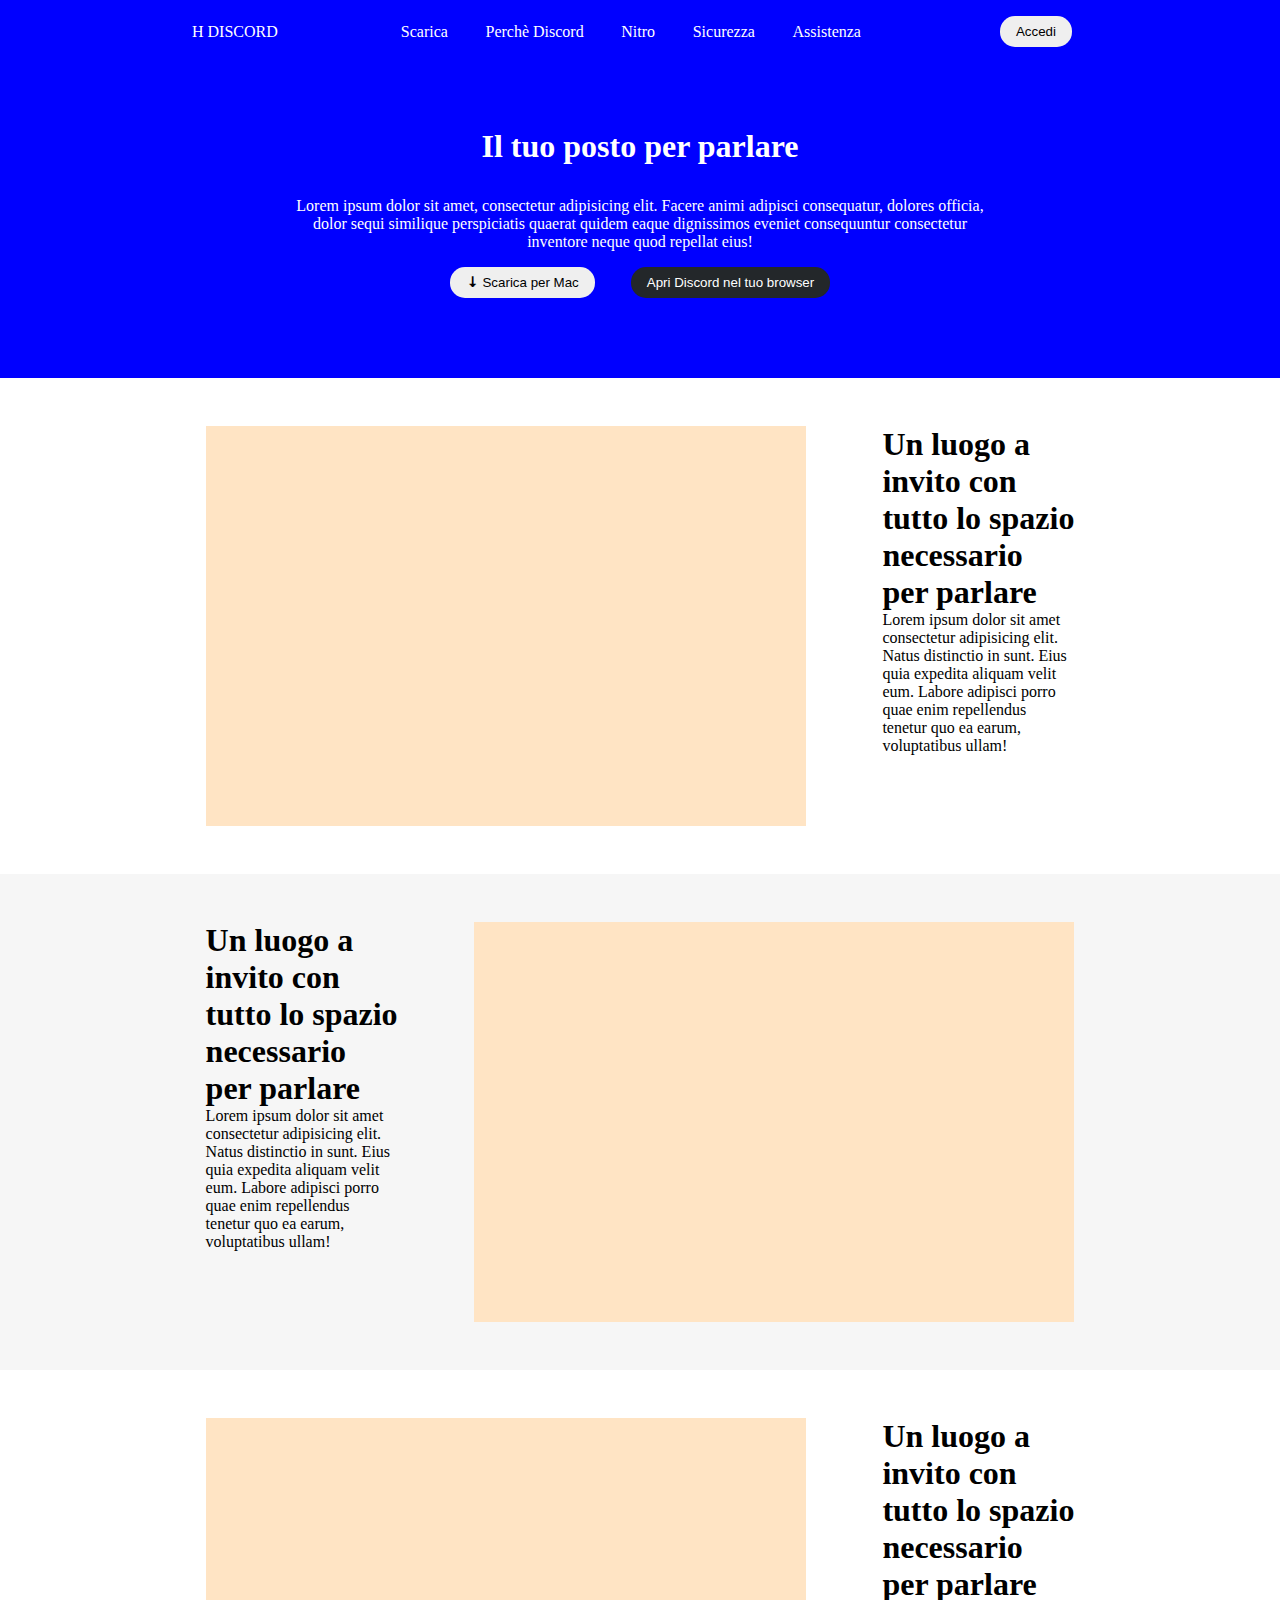
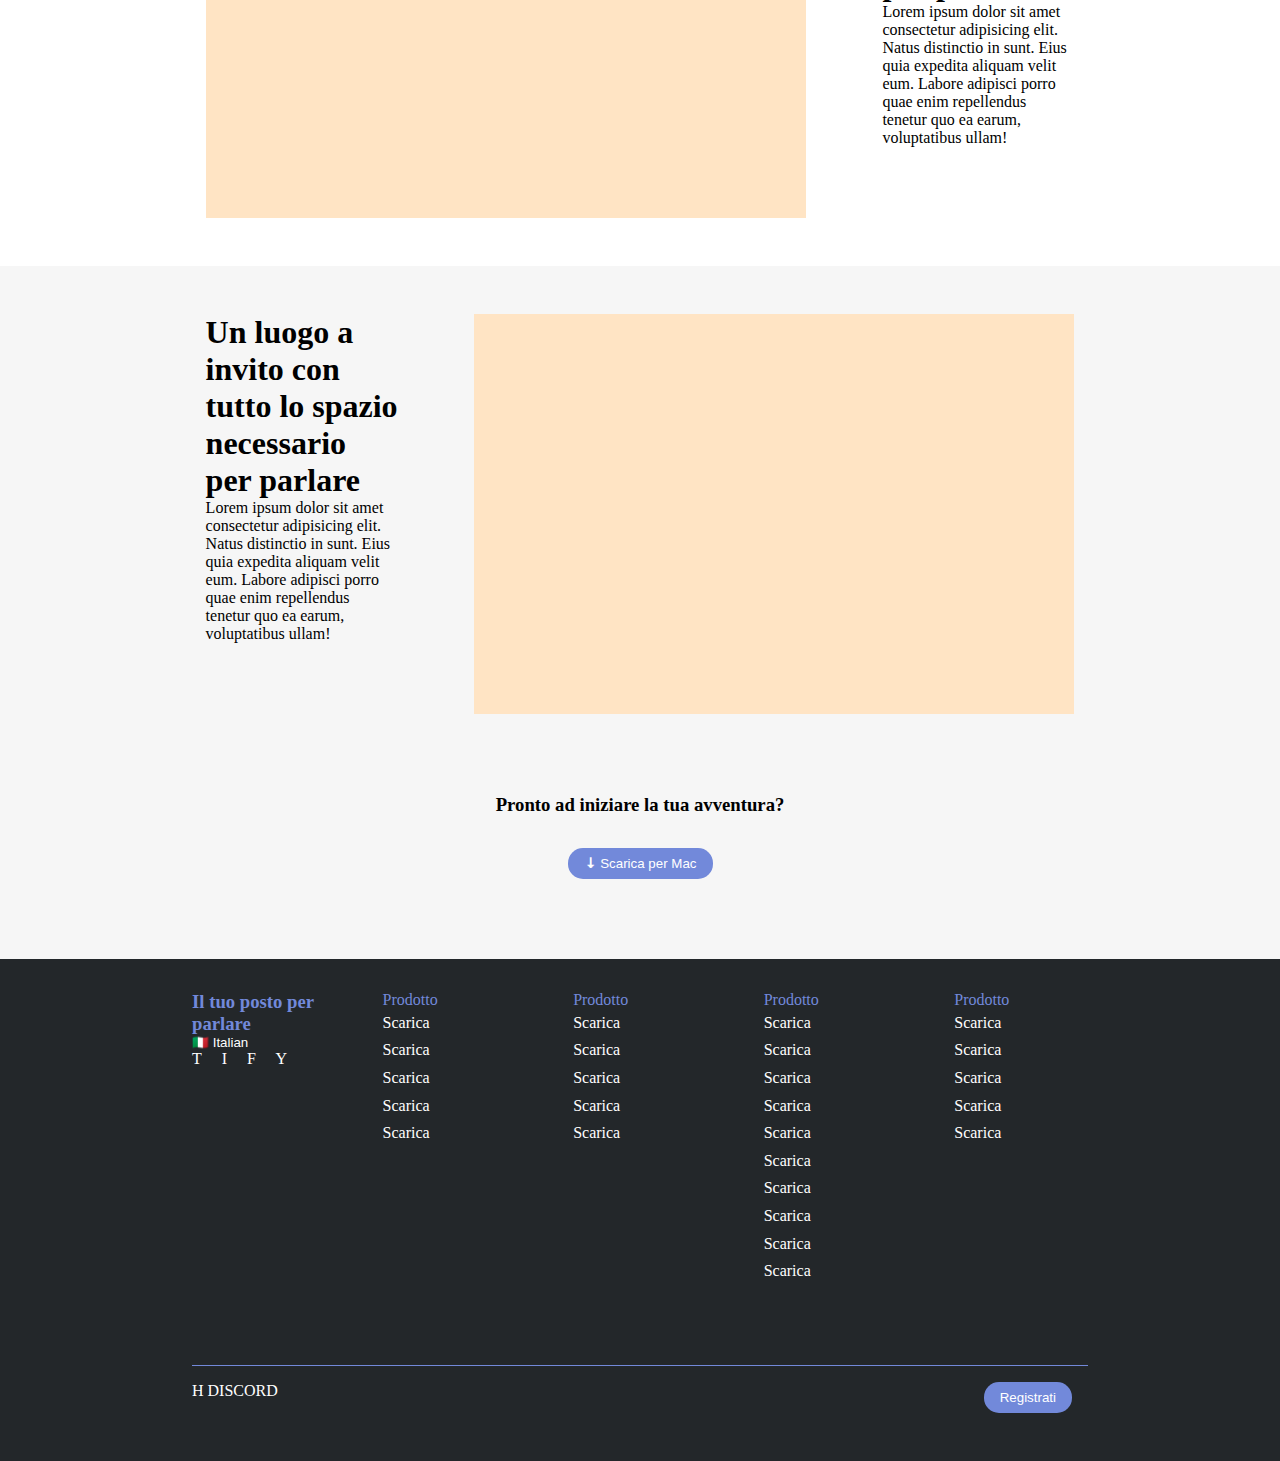
<file: index.html>
<!DOCTYPE html>
<html lang="en">
<head>
    <meta charset="UTF-8">
    <meta http-equiv="X-UA-Compatible" content="IE=edge">
    <meta name="viewport" content="width=device-width, initial-scale=1.0">
    <title>Document</title>
    <link rel="stylesheet" href="style.css">
</head>
<body>

    <header>
        <div class="container">
            <a href="#">H DISCORD</a>

            <div class="flex-item container">

                <a href="#">
                    Scarica
                </a>
                <a href="#">
                    Perchè Discord
                </a>
                <a href="#">
                    Nitro
                </a>
                <a href="#">
                    Sicurezza
                </a>
                <a href="#">
                    Assistenza
                </a>

            </div>

            <button>Accedi</button>
        </div>
    </header>

    <main>
        <div class="background">
            <div class="container">
                <div class="intestazione">
                    <h1>Il tuo posto per parlare</h1>

                    <p>
                        Lorem ipsum dolor sit amet, consectetur adipisicing elit. Facere animi adipisci consequatur, dolores officia, dolor sequi similique perspiciatis quaerat quidem eaque dignissimos eveniet consequuntur consectetur inventore neque quod repellat eius!
                    </p>

                    <div class="buttons">
                        <button class="light">&#129063 Scarica per Mac</button>
                        <button class="dark">Apri Discord nel tuo browser</button>
                    </div>
                </div>
            </div>
        </div>

        <div class="sections">

            <div class="row">
                <div class="section">
                    <div class="placeholder item"></div>
                    <div class="section-text item">
                        <h1>
                            Un luogo a invito con tutto lo spazio necessario per parlare
                        </h1>
                        <p>
                            Lorem ipsum dolor sit amet consectetur adipisicing elit. Natus distinctio in sunt. Eius quia expedita aliquam velit eum. Labore adipisci porro quae enim repellendus tenetur quo ea earum, voluptatibus ullam!
                        </p>
                    </div>
                </div>
            </div>

            <div class="row">
                <div class="section">
            
                    <div class="section-text item">
                        <h1>
                            Un luogo a invito con tutto lo spazio necessario per parlare
                        </h1>
                        <p>
                            Lorem ipsum dolor sit amet consectetur adipisicing elit. Natus distinctio in sunt. Eius quia expedita aliquam velit eum. Labore adipisci porro quae enim repellendus tenetur quo ea earum, voluptatibus ullam!
                        </p>
                    </div>

                    <div class="placeholder item"></div>
                </div>
            </div>

            <div class="row">
                <div class="section">
                    <div class="placeholder item"></div>
                    <div class="section-text item">
                        <h1>
                            Un luogo a invito con tutto lo spazio necessario per parlare
                        </h1>
                        <p>
                            Lorem ipsum dolor sit amet consectetur adipisicing elit. Natus distinctio in sunt. Eius quia expedita aliquam velit eum. Labore adipisci porro quae enim repellendus tenetur quo ea earum, voluptatibus ullam!
                        </p>
                    </div>
                </div>
            </div>

            <div class="row">
                <div class="section">
                    
                    <div class="section-text item">
                        <h1>
                            Un luogo a invito con tutto lo spazio necessario per parlare
                        </h1>
                        <p>
                            Lorem ipsum dolor sit amet consectetur adipisicing elit. Natus distinctio in sunt. Eius quia expedita aliquam velit eum. Labore adipisci porro quae enim repellendus tenetur quo ea earum, voluptatibus ullam!
                        </p>
                    </div>

                    <div class="placeholder item"></div>
                </div>

                <div class="download-button">
                    <h3>Pronto ad iniziare la tua avventura?</h3>
                    <button class="blue">&#129063 Scarica per Mac</button>
                </div>

            </div>

     

        </div>
    </main>

    <footer>
        
        <div class="container">
            <div class="col-5">
                
                <h3>Il tuo posto per parlare</h3>

                <button>🇮🇹 Italian</button>

                <div class="social">
                    <a href="#">T</a>
                    <a href="#">I</a>
                    <a href="#">F</a>
                    <a href="#">Y</a>
                </div>

            </div>
            <div class="col-5">
                <ul> Prodotto
                    <li>
                        <a href="#">Scarica</a>
                    </li>
                    <li>
                        <a href="#">Scarica</a>
                    </li>
                    <li>    
                        <a href="#">Scarica</a>
                    </li>
                    <li>
                        <a href="#">Scarica</a>
                    </li>
                    <li>
                        <a href="#">Scarica</a>
                    </li>
                </ul>
            </div>
            <div class="col-5">
                <ul> Prodotto
                    <li>
                        <a href="#">Scarica</a>
                    </li>
                    <li>
                        <a href="#">Scarica</a>
                    </li>
                    <li>    
                        <a href="#">Scarica</a>
                    </li>
                    <li>
                        <a href="#">Scarica</a>
                    </li>
                    <li>
                        <a href="#">Scarica</a>
                    </li>
                </ul>
            </div>
            <div class="col-5">
                <ul> Prodotto
                    <li>
                        <a href="#">Scarica</a>
                    </li>
                    <li>
                        <a href="#">Scarica</a>
                    </li>
                    <li>    
                        <a href="#">Scarica</a>
                    </li>
                    <li>
                        <a href="#">Scarica</a>
                    </li>
                    <li>
                        <a href="#">Scarica</a>
                    </li>
                    <li>
                        <a href="#">Scarica</a>
                    </li>
                    <li>
                        <a href="#">Scarica</a>
                    </li>
                    <li>    
                        <a href="#">Scarica</a>
                    </li>
                    <li>
                        <a href="#">Scarica</a>
                    </li>
                    <li>
                        <a href="#">Scarica</a>
                    </li>
                </ul>
            </div>
            <div class="col-5">
                <ul> Prodotto
                    <li>
                        <a href="#">Scarica</a>
                    </li>
                    <li>
                        <a href="#">Scarica</a>
                    </li>
                    <li>    
                        <a href="#">Scarica</a>
                    </li>
                    <li>
                        <a href="#">Scarica</a>
                    </li>
                    <li>
                        <a href="#">Scarica</a>
                    </li>
                </ul>
            </div>
        </div>


        <div class="footer-bar">
            <a href="#">H DISCORD</a>
            <button class="blue">Registrati</button>
        </div>
    </footer>

</body>
</html>
</file>
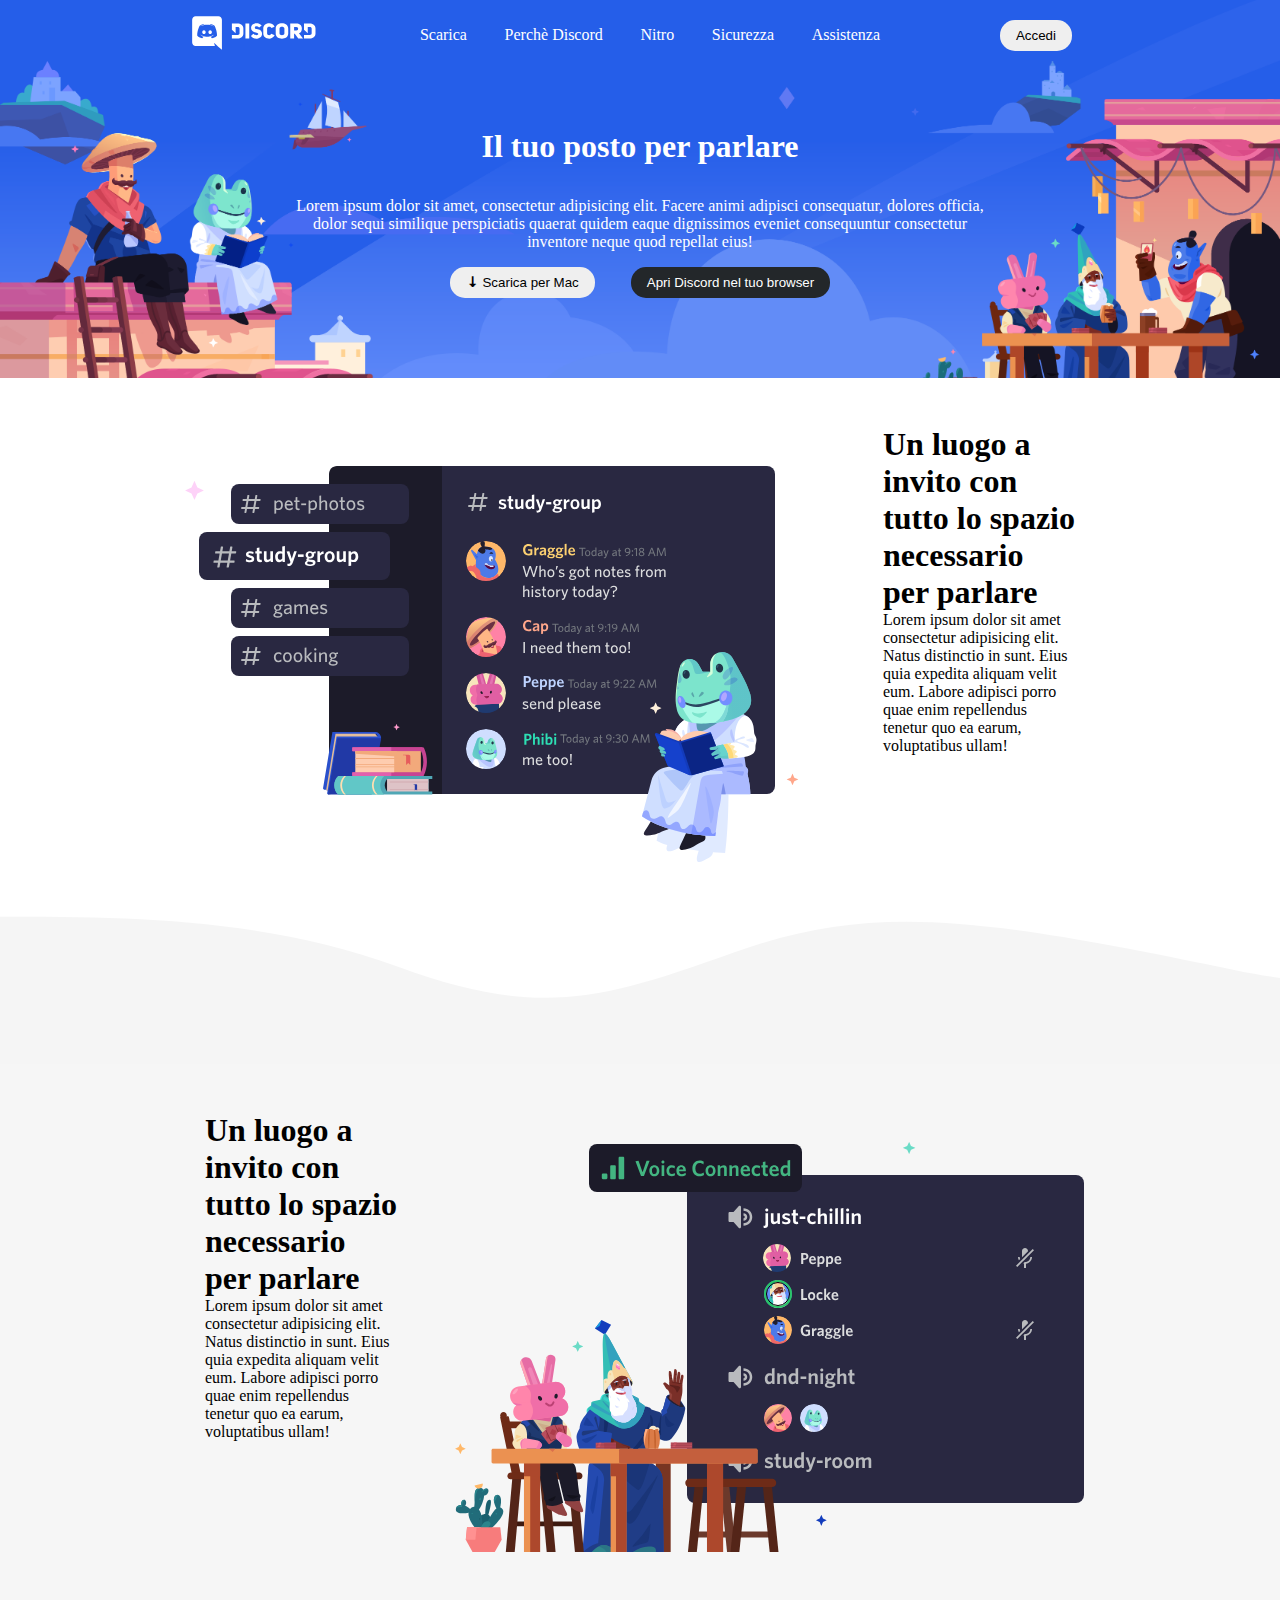
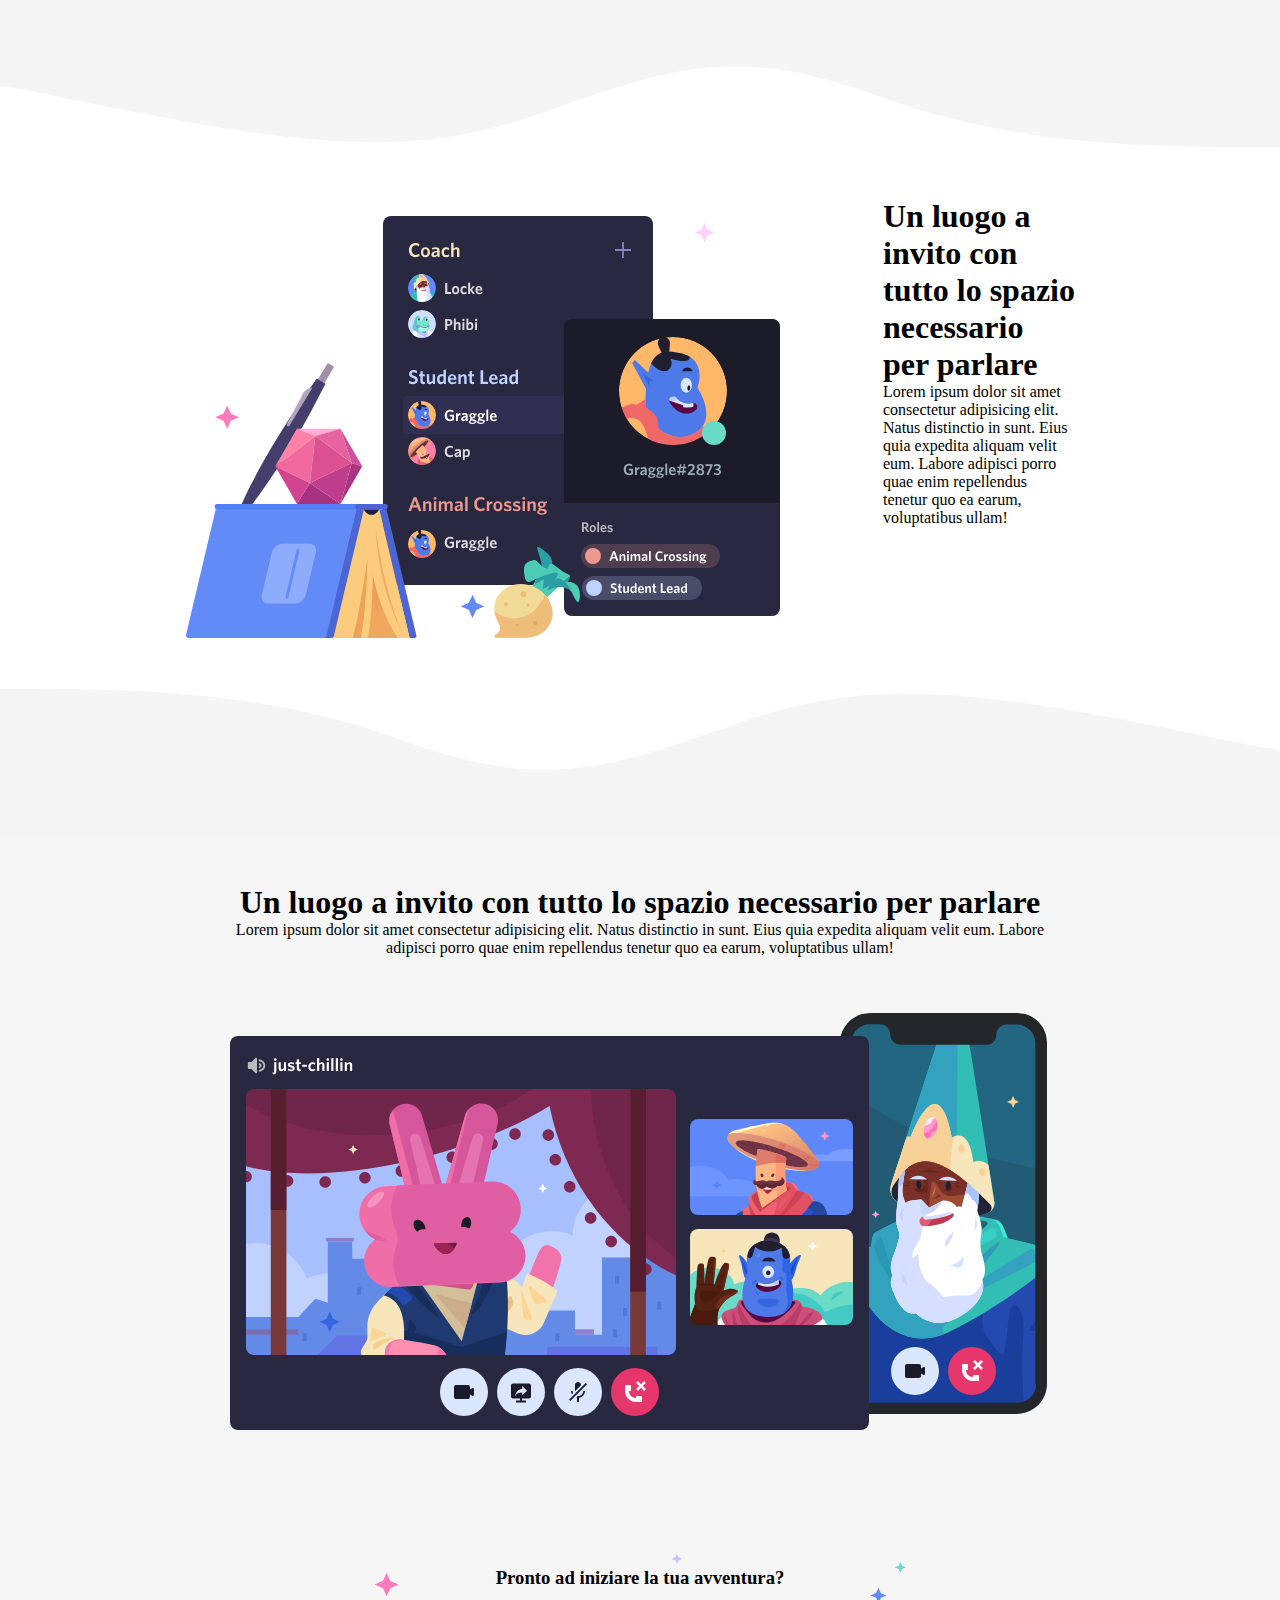
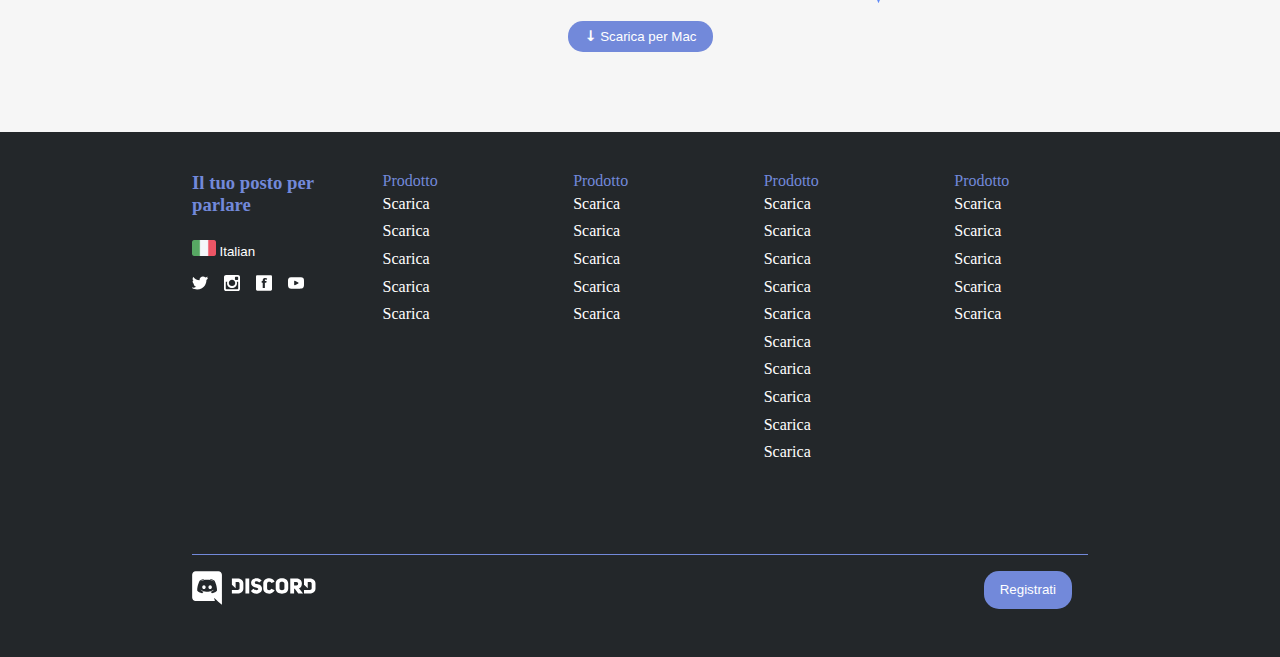
<file: bonus/index.html>
<!DOCTYPE html>
<html lang="en">
<head>
    <meta charset="UTF-8">
    <meta http-equiv="X-UA-Compatible" content="IE=edge">
    <meta name="viewport" content="width=device-width, initial-scale=1.0">
    <title>Document</title>
    <link rel="stylesheet" href="style.css">
</head>
<body>

    <header>
        <div class="container">
            <a href="#"><img src="./assets/logo.svg" alt=""></a>

            <div class="flex-item container">

                <a href="#">
                    Scarica
                </a>
                <a href="#">
                    Perchè Discord
                </a>
                <a href="#">
                    Nitro
                </a>
                <a href="#">
                    Sicurezza
                </a>
                <a href="#">
                    Assistenza
                </a>

            </div>

            <button>Accedi</button>
        </div>
    </header>

    <main>
        <div class="background">
            <div class="container">
                <div class="intestazione">
                    <h1>Il tuo posto per parlare</h1>

                    <p>
                        Lorem ipsum dolor sit amet, consectetur adipisicing elit. Facere animi adipisci consequatur, dolores officia, dolor sequi similique perspiciatis quaerat quidem eaque dignissimos eveniet consequuntur consectetur inventore neque quod repellat eius!
                    </p>

                    <div class="buttons">
                        <button class="light">&#129063 Scarica per Mac</button>
                        <button class="dark">Apri Discord nel tuo browser</button>
                    </div>
                </div>
            </div>
        </div>

        <div class="sections">

            <div class="row">    
                <div class="section">
                    <!--
                    <div class="placeholder item"></div>
                    -->

                    <img src="./assets/item1.svg" alt="Immagine esplicativa del servizio con rana che legge :)">

                    <div class="section-text item">
                        <h1>
                            Un luogo a invito con tutto lo spazio necessario per parlare
                        </h1>
                        <p>
                            Lorem ipsum dolor sit amet consectetur adipisicing elit. Natus distinctio in sunt. Eius quia expedita aliquam velit eum. Labore adipisci porro quae enim repellendus tenetur quo ea earum, voluptatibus ullam!
                        </p>
                    </div>
                </div>
            </div>

            <img src="./assets/wave.svg" class="background-image">
            <div class="row gray-background">
                <div class="section">
                    
                    <div class="section-text item">
                        <h1>
                            Un luogo a invito con tutto lo spazio necessario per parlare
                        </h1>
                        <p>
                            Lorem ipsum dolor sit amet consectetur adipisicing elit. Natus distinctio in sunt. Eius quia expedita aliquam velit eum. Labore adipisci porro quae enim repellendus tenetur quo ea earum, voluptatibus ullam!
                        </p>
                    </div>

                    <!--
                    <div class="placeholder item"></div>
                    -->

                    <img src="./assets/item2.svg" alt="Immagine esplicativa del servizio con mago e coso rosa">

                </div>
            </div>
            <img src="./assets/wave.svg" class="background-image background-image-bottom">

            <!--<img src="./assets/wave.svg" alt="">-->
            <div class="row">
                
                <div class="section">
                    <!--
                    <div class="placeholder item"></div>
                    -->

                    <img src="./assets/item3.svg" alt="Immagine esplicativa del servizio con il magico dodecaedro della morte e me compare Graggle#2873">

                    <div class="section-text item">
                        <h1>
                            Un luogo a invito con tutto lo spazio necessario per parlare
                        </h1>
                        <p>
                            Lorem ipsum dolor sit amet consectetur adipisicing elit. Natus distinctio in sunt. Eius quia expedita aliquam velit eum. Labore adipisci porro quae enim repellendus tenetur quo ea earum, voluptatibus ullam!
                        </p>
                    </div>
                </div>
            </div>
            
            <img src="./assets/wave.svg" class="background-image">
            <div class="row gray-background">
                <div class="section-alternative">
                    
                    <div class="section-text-alternative item">
                        <h1>
                            Un luogo a invito con tutto lo spazio necessario per parlare
                        </h1>
                        <p>
                            Lorem ipsum dolor sit amet consectetur adipisicing elit. Natus distinctio in sunt. Eius quia expedita aliquam velit eum. Labore adipisci porro quae enim repellendus tenetur quo ea earum, voluptatibus ullam!
                        </p>
                    </div>

                    <!--
                    <div class="placeholder item"></div>
                    -->

                    <img src="./assets/item4-big.svg" alt="Immagine esplicativa del servizio con il magico dodecaedro della morte e me compare Graggle#2873" class="big">

                </div>

                <div class="download-button">
                    <h3>Pronto ad iniziare la tua avventura?</h3>
                    <button class="blue">&#129063 Scarica per Mac</button>
                </div>

            </div>

     

        </div>
    </main>

    <footer>
        
        <div class="container">
            <div class="col-5">
                
                <h3>Il tuo posto per parlare</h3>

                <button><img src="./assets/ita.png" alt="Italiano"> Italian</button>

                <div class="social">
                    <a href="#"><img src="./assets/twitter-svgrepo-com.svg" alt="Twitter"></a>
                    <a href="#"><img src="./assets/instagram-svgrepo-com.svg" alt="Instagram"></a>
                    <a href="#"><img src="./assets/facebook-svgrepo-com.svg" alt="Facebook"></a>
                    <a href="#"><img src="./assets/youtube-svgrepo-com.svg" alt="Youtube"></a>
                </div>

            </div>
            <div class="col-5">
                <ul> Prodotto
                    <li>
                        <a href="#">Scarica</a>
                    </li>
                    <li>
                        <a href="#">Scarica</a>
                    </li>
                    <li>    
                        <a href="#">Scarica</a>
                    </li>
                    <li>
                        <a href="#">Scarica</a>
                    </li>
                    <li>
                        <a href="#">Scarica</a>
                    </li>
                </ul>
            </div>
            <div class="col-5">
                <ul> Prodotto
                    <li>
                        <a href="#">Scarica</a>
                    </li>
                    <li>
                        <a href="#">Scarica</a>
                    </li>
                    <li>    
                        <a href="#">Scarica</a>
                    </li>
                    <li>
                        <a href="#">Scarica</a>
                    </li>
                    <li>
                        <a href="#">Scarica</a>
                    </li>
                </ul>
            </div>
            <div class="col-5">
                <ul> Prodotto
                    <li>
                        <a href="#">Scarica</a>
                    </li>
                    <li>
                        <a href="#">Scarica</a>
                    </li>
                    <li>    
                        <a href="#">Scarica</a>
                    </li>
                    <li>
                        <a href="#">Scarica</a>
                    </li>
                    <li>
                        <a href="#">Scarica</a>
                    </li>
                    <li>
                        <a href="#">Scarica</a>
                    </li>
                    <li>
                        <a href="#">Scarica</a>
                    </li>
                    <li>    
                        <a href="#">Scarica</a>
                    </li>
                    <li>
                        <a href="#">Scarica</a>
                    </li>
                    <li>
                        <a href="#">Scarica</a>
                    </li>
                </ul>
            </div>
            <div class="col-5">
                <ul> Prodotto
                    <li>
                        <a href="#">Scarica</a>
                    </li>
                    <li>
                        <a href="#">Scarica</a>
                    </li>
                    <li>    
                        <a href="#">Scarica</a>
                    </li>
                    <li>
                        <a href="#">Scarica</a>
                    </li>
                    <li>
                        <a href="#">Scarica</a>
                    </li>
                </ul>
            </div>
        </div>


        <div class="footer-bar">
            <a href="#"><img src="./assets/logo.svg"></a>
            <button class="blue">Registrati</button>
        </div>
        
    </footer>

</body>
</html>
</file>
<file: style.css>
:root{
    --discord-dark: #23272A;
    --background-gray: #F6F6F6;
    --discord-blue: #7289DA
}

*{
    padding: 0;
    margin: 0;
    box-sizing: border-box;
}

body{
    
}

header{
    display: flex;
    justify-content: center;
}

button{
    border-radius: 15px;
    margin: 0 1rem;
    padding:0.5rem 1rem;
    border-style: none;
}

.container{
    width: 70%;
    display: flex;
    justify-content: center;
}

header>.container{
    margin-top: 1rem;
    min-width: 650px;
    position: absolute;
    color: white;
    justify-content: space-between;
    align-items: center;
}

a{
    color: white;
    text-decoration: none;
}

.flex-item{
    display: flex;
    justify-content: center;
}

.flex-item>a{
    margin: 0 3%;
}

main{
    
}

.row{

}

.sections{
    display: flex;
    justify-content: space-evenly;
    flex-direction: column;
}

.sections>.container{
    flex-direction: column;
}

.row:nth-child(even){
    background-color: var(--background-gray);
}

.section{
    padding: 3rem 0;
    display: flex;
    justify-content:center;
}

.placeholder{
    width: 600px;
    height: 400px;
    background-color: bisque;
}

.section-text{
    max-width: 15%;
}

.item{
    margin: 0 3%;
}

.background{
    display: flex;
    justify-content: center;
    background-color: blue;
    padding-bottom: 4rem;
}

.intestazione{
    color: white;
    text-align: center;
    display: flex;
    flex-direction: column;
    justify-content: center;
    padding-top: 8rem;
    width: 80%;
}

.intestazione>p{
    margin-top: 2rem;
}

.buttons{
    margin: 1rem 0;
}

.buttons>.dark{
    background-color: var(--discord-dark);
    color: white;
}

footer{
    background-color: var(--discord-dark);
    display: flex;
    justify-content: center;
    flex-wrap: wrap;
}

.download-button{
    text-align: center;
    padding-bottom: 5rem;
}

.download-button h3{
    padding: 2rem 0;
    text-align: center;
}

.blue{
    color: white;
    background-color: var(--discord-blue);
}

footer>.container{
    margin: 2rem 0;
    display: flex;
    justify-content: space-evenly;
}

.col-5{
    display: flex;
    flex-direction: column;
    align-items: flex-start;
    width: calc(100% /6.7);
}

.col-5>button{
    background: none;
    color: white;
    padding: 0;
    margin: 0;
}

.col-5>ul,
.col-5>h3{
    color: var(--discord-blue);
    list-style: none;
}

li{
    padding: 0.3rem 0;
}

.social{
    text-align: center;
}

.social>a{
    padding-right: 1rem;
}

footer>.container{
    justify-content: space-between;
}

.footer-bar{
    margin: 3rem 0;
    border-top: 1px solid var(--discord-blue);
    padding-top: 1rem;
    width: 70%;
    display: flex;
    justify-content: space-between;
}
</file>
<file: bonus/style.css>
:root{
    --discord-dark: #23272A;
    --background-gray: #F6F6F6;
    --prova: hsl(0,0%,96%);
    --discord-blue: #7289DA;
    
}

*{
    padding: 0;
    margin: 0;
    box-sizing: border-box;
}

body{
    
}

header{
    display: flex;
    justify-content: center;
}

button{
    border-radius: 15px;
    margin: 0 1rem;
    padding:0.5rem 1rem;
    border-style: none;
}

.container{
    width: 70%;
    display: flex;
    justify-content: center;
}

header>.container{
    margin-top: 1rem;
    min-width: 650px;
    position: absolute;
    color: white;
    justify-content: space-between;
    align-items: center;
}

a{
    color: white;
    text-decoration: none;
}

a:hover{
    color: var(--discord-blue);
}

.footer-bar>button:hover{
    background-color: var(--background-gray);
    color: var(--discord-dark);
}

.flex-item{
    display: flex;
    justify-content: center;
}

.flex-item>a{
    margin: 0 3%;
}

main{
    
}

.row{

}

.sections{
    display: flex;
    justify-content: space-evenly;
    flex-direction: column;
}

.sections>.container{
    flex-direction: column;
}

.background-image{
    filter: opacity(0.04); 
}

.background-image-bottom{
    filter: opacity(0.04); 
    transform: rotate(180deg);
}

.gray-background{
    background-color: var(--background-gray);
}

.section{
    padding: 3rem 0;
    display: flex;
    justify-content:center;
}

.section-alternative{
    padding: 3rem 0;
    display: flex;
    justify-content: flex-end;
    flex-direction: column;
    align-items: center;
}

.section-text-alternative>h1,
.section-text-alternative>p{
    
    width: 70%;
}

.section-alternative>img{
    max-width: 70%;
}

.section-text-alternative{
    display: flex;
    align-items: center;
    flex-direction: column;
    text-align: center;
}

.placeholder{
    width: 600px;
    height: 400px;
    background-color: bisque;
}

.section-text{
    max-width: 15%;
}

.item{
    margin: 0 3%;
}

.background{
    display: flex;
    justify-content: center;
    background-color: blue;
    background-image: url(./assets/jumbo.png);
    background-size: cover;
    padding-bottom: 4rem;
}

.intestazione{
    color: white;
    text-align: center;
    display: flex;
    flex-direction: column;
    justify-content: center;
    padding-top: 8rem;
    width: 80%;
}

.intestazione>p{
    margin-top: 2rem;
}

.buttons{
    margin: 1rem 0;
}

.buttons>.dark{
    background-color: var(--discord-dark);
    color: white;
}

.buttons>.dark:hover{
    background-color: var(--discord-blue);
}

footer{
    background-color: var(--discord-dark);
    display: flex;
    justify-content: center;
    flex-wrap: wrap;
}

.download-button{
    text-align: center;
    padding-bottom: 5rem;
}

.download-button>h3{
    background-image: url(./assets/stars.svg);
    background-repeat: no-repeat;
    background-position: center;
}

.download-button h3{
    padding: 2rem 0;
    text-align: center;
}

.blue{
    color: white;
    background-color: var(--discord-blue);
}

.blue:hover{
    background-color: var(--discord-dark);
}

footer>.container{
    margin: 2rem 0;
    display: flex;
    justify-content: space-evenly;
}

.col-5{
    display: flex;
    flex-direction: column;
    align-items: flex-start;
    width: calc(100% /6.7);
}

.col-5>button{
    background: none;
    color: white;
    padding: 1rem 0;
    margin: 0;
}

.col-5>ul,
.col-5>h3{
    color: var(--discord-blue);
    list-style: none;
    padding: 0.5rem 0
}

li{
    padding: 0.3rem 0;
}

.social{
    color: white;
    display: flex;
    text-align: center;
}

.social>a{
    padding-right: 1rem;
    width: 2rem;
}

.social>a>img{
    filter: invert(100%);
}

button>img{
    max-height: 1rem;
}

footer>.container{
    justify-content: space-between;
}

.footer-bar{
    margin: 3rem 0;
    border-top: 1px solid var(--discord-blue);
    padding-top: 1rem;
    width: 70%;
    display: flex;
    justify-content: space-between;
}
</file>
